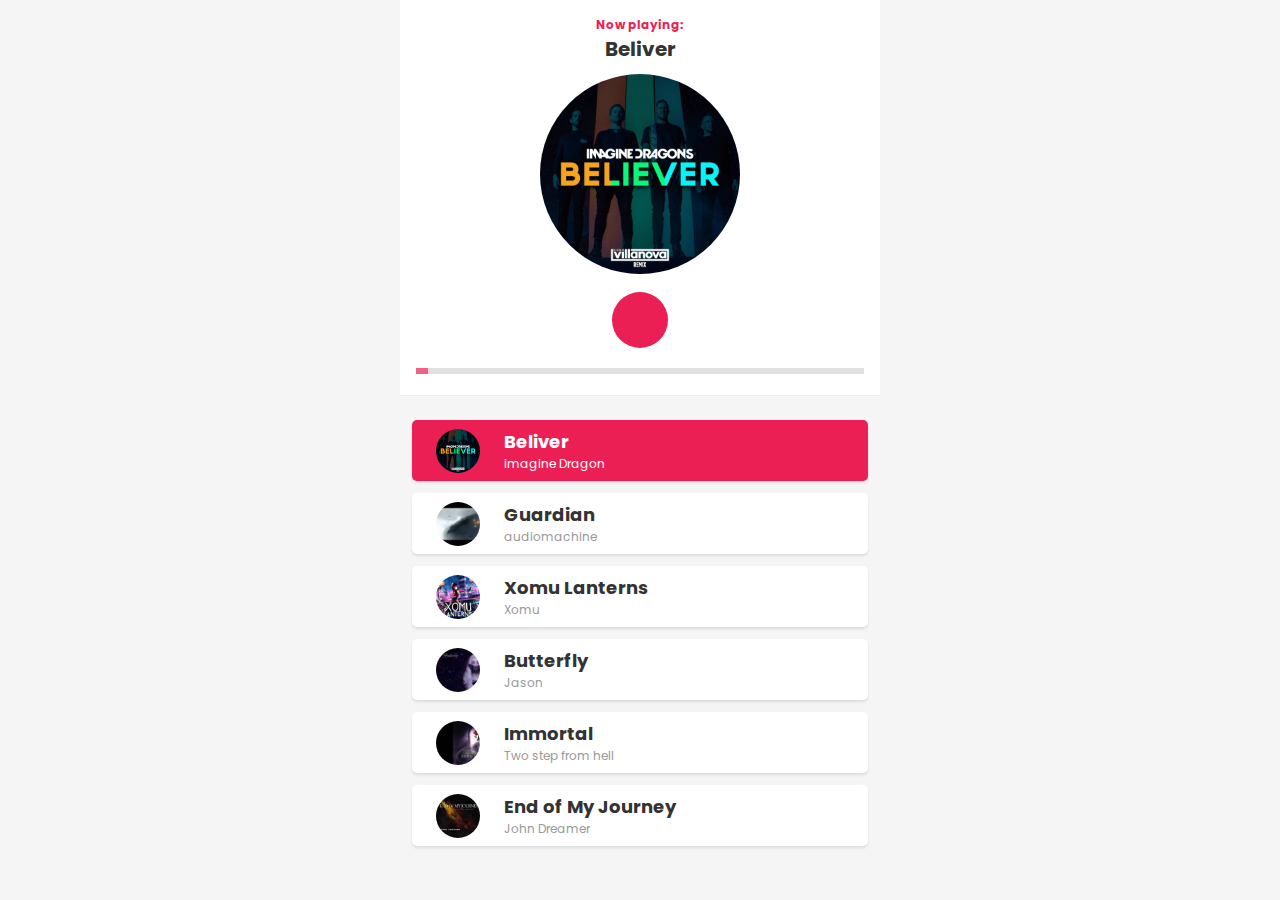
<file: appmusic/index.html>
<!DOCTYPE html>
<html lang="en">
<head>
    <meta charset="UTF-8">
    <meta http-equiv="X-UA-Compatible" content="IE=edge">
    <meta name="viewport" content="width=device-width, initial-scale=1.0">
    <title>Music Player</title>
    <link rel="stylesheet" href="https://cdnjs.cloudflare.com/ajax/libs/font-awesome/5.15.2/css/all.min.css" integrity="sha512-HK5fgLBL+xu6dm/Ii3z4xhlSUyZgTT9tuc/hSrtw6uzJOvgRr2a9jyxxT1ely+B+xFAmJKVSTbpM/CuL7qxO8w==" crossorigin="anonymous" />
    <link rel="preconnect" href="https://fonts.gstatic.com">
    <link href="https://fonts.googleapis.com/css2?family=Poppins:wght@300;400;600&display=swap" rel="stylesheet">
    <link rel="stylesheet" href="style.css">
    <link href="./img/musical.ico" type="image/x-icon" rel="icon" />
</head>
<body>
    <div class="player">
        <!-- Dashboard -->
        <div class="dashboard">
          <!-- Header -->
          <header>
            <h4>Now playing:</h4>
            <h2>String 57th & 9th</h2>
          </header>
      
          <!-- CD -->
          <div class="cd">
            <div class="cd-thumb" style="background-image: url('https://i.ytimg.com/vi/jTLhQf5KJSc/maxresdefault.jpg')">
            </div>
          </div>
      
          <!-- Control -->
          <div class="control">
            <div class="btn btn-repeat">
              <i class="fas fa-redo"></i>
            </div>
            <div class="btn btn-prev">
              <i class="fas fa-step-backward"></i>
            </div>
            <div class="btn btn-toggle-play">
              <i class="fas fa-pause icon-pause"></i>
              <i class="fas fa-play icon-play"></i>
            </div>
            <div class="btn btn-next">
              <i class="fas fa-step-forward"></i>
            </div>
            <div class="btn btn-random">
              <i class="fas fa-random"></i>
            </div>
          </div>
      
          <input id="progress" class="progress" type="range" value="0" step="1" min="0" max="100">
      
          <audio id="audio" src=""></audio>
        </div>
      
        <!-- Playlist -->
        <div class="playlist">
          <!-- <div class="song">
            <div class="thumb" style="background-image: url('https://i.ytimg.com/vi/jTLhQf5KJSc/maxresdefault.jpg')">
            </div>
            <div class="body">
              <h3 class="title">Music name</h3>
              <p class="author">Singer</p>
            </div>
            <div class="option">
              <i class="fas fa-ellipsis-h"></i>
            </div>
          </div> -->
        </div>
      </div>
    <script src="./main.js"></script>
</body>
</html>
</file>
<file: appmusic/style.css>
:root {
    --primary-color: #ec1f55;
    --text-color: #333;
  }
  
  * {
    padding: 0;
    margin: 0;
    box-sizing: inherit;
  }
  
  body {
    background-color: #f5f5f5;
  }
  
  html {
    box-sizing: border-box;
    font-family: "Poppins", sans-serif;
  }
  
  .player {
    position: relative;
    max-width: 480px;
    margin: 0 auto;
  }
  
  .player .icon-pause {
    display: none;
  }
  
  .player.playing .icon-pause {
    display: inline-block;
  }
  
  .player.playing .icon-play {
    display: none;
  }
  
  .dashboard {
    padding: 16px 16px 14px;
    background-color: #fff;
    position: fixed;
    top: 0;
    width: 100%;
    max-width: 480px;
    border-bottom: 1px solid #ebebeb;
  }
  
  /* HEADER */
  header {
    text-align: center;
    margin-bottom: 10px;
  }
  
  header h4 {
    color: var(--primary-color);
    font-size: 12px;
  }
  
  header h2 {
    color: var(--text-color);
    font-size: 20px;
  }
  
  /* CD */
  .cd {
    display: flex;
    margin: auto;
    width: 200px;
  }
  
  .cd-thumb {
    width: 100%;
    padding-top: 100%;
    border-radius: 50%;
    background-color: #333;
    background-size: cover;
    margin: auto;
  }
  
  /* CONTROL */
  .control {
    display: flex;
    align-items: center;
    justify-content: space-around;
    padding: 18px 0 8px 0;
  }
  
  .control .btn {
    color: #666;
    padding: 18px;
    font-size: 18px;
  }
  
  .control .btn.active {
    color: var(--primary-color);
  }
  
  .control .btn-toggle-play {
    width: 56px;
    height: 56px;
    border-radius: 50%;
    font-size: 24px;
    color: #fff;
    display: flex;
    align-items: center;
    justify-content: center;
    background-color: var(--primary-color);
  }
  
  .progress {
    width: 100%;
    -webkit-appearance: none;
    height: 6px;
    background: #d3d3d3;
    outline: none;
    opacity: 0.7;
    -webkit-transition: 0.2s;
    transition: opacity 0.2s;
  }
  
  .progress::-webkit-slider-thumb {
    -webkit-appearance: none;
    appearance: none;
    width: 12px;
    height: 6px;
    background-color: var(--primary-color);
    cursor: pointer;
  }
  
  /* PLAYLIST */
  .playlist {
    margin-top: 408px;
    padding: 12px;
  }
  
  .song {
    display: flex;
    align-items: center;
    margin-bottom: 12px;
    background-color: #fff;
    padding: 8px 16px;
    border-radius: 5px;
    box-shadow: 0 2px 3px rgba(0, 0, 0, 0.1);
  }
  
  .song.active {
    background-color: var(--primary-color);

  }
  
  .song:active {
    opacity: 0.8;
  }
  
  .song.active .option,
  .song.active .author,
  .song.active .title {
    color: #fff;
  }
  
  .song .thumb {
    width: 44px;
    height: 44px;
    border-radius: 50%;
    background-size: cover;
    margin: 0 8px;
  }
  
  .song .body {
    flex: 1;
    padding: 0 16px;
  }
  
  .song .title {
    font-size: 18px;
    color: var(--text-color);
  }
  
  .song .author {
    font-size: 12px;
    color: #999;
  }
  
  .song .option {
    padding: 16px 8px;
    color: #999;
    font-size: 18px;
  }
</file>
